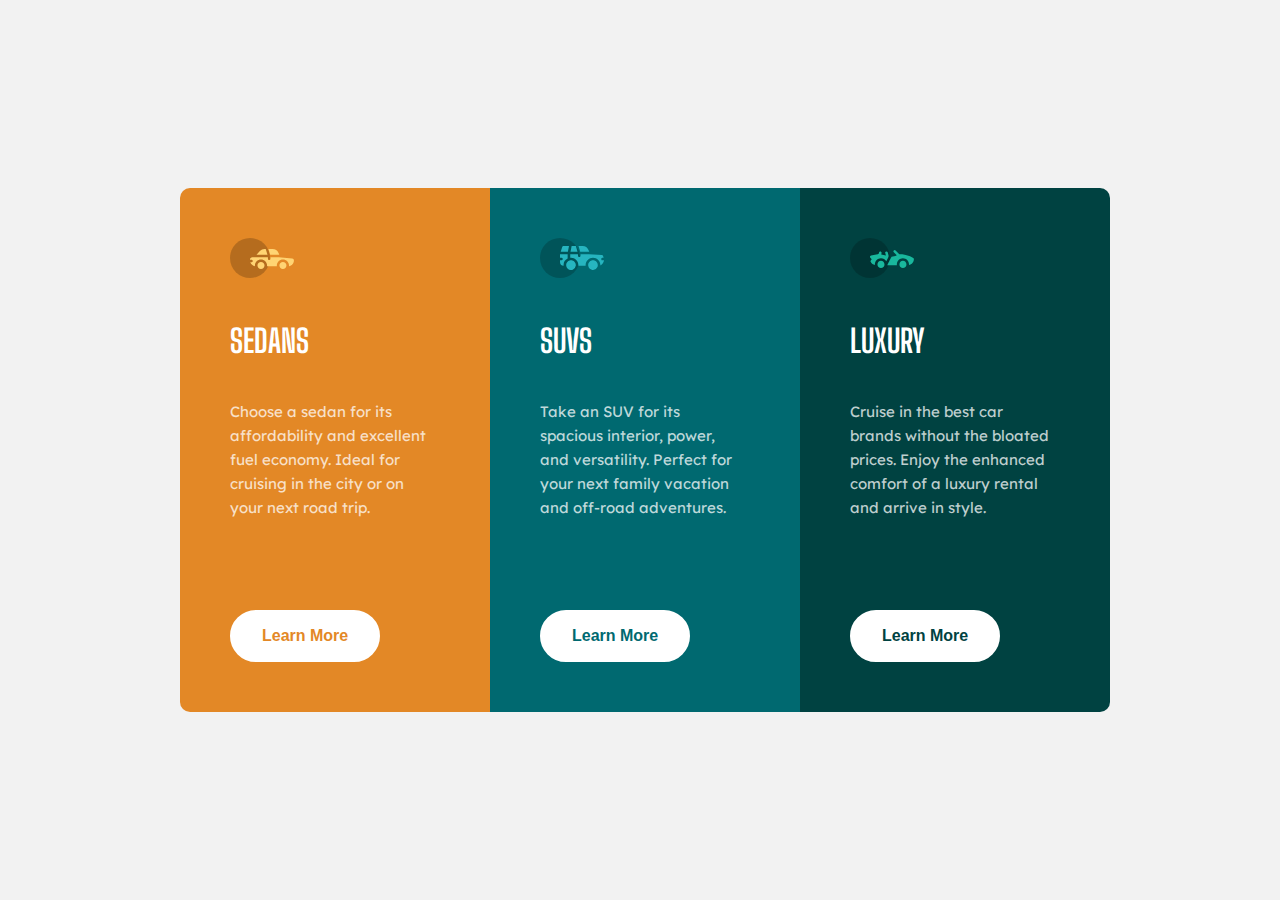
<file: 3-column-preview-card-component-main/index.html>
<!DOCTYPE html>
<html lang="en">
<head>
  <meta charset="UTF-8">
  <meta name="viewport" content="width=device-width, initial-scale=1.0"> 
  <link rel="icon" type="image/png" sizes="32x32" href="./images/favicon-32x32.png">
  <link rel="stylesheet" href="./css/style.css">
  <title>Frontend Mentor | 3-column preview card component</title>

</head>
<body>
  <div class="grid-container">
    <div class="box-item orange">
      <img src="images/icon-sedans.svg" alt="Icon Sedans">
      <h1>Sedans</h1>
      <p>Choose a sedan for its affordability and excellent fuel economy. Ideal for cruising in the city 
        or on your next road trip.</p>
        <button class="btn">Learn More</button>
    </div>
    <div class="box-item blue">
      <img src="images/icon-suvs.svg" alt="Icon Suvs">
      <h1>SUVs</h1>
      <p>Take an SUV for its spacious interior, power, and versatility. Perfect for your next family vacation 
        and off-road adventures.</p>
      <button class="btn">Learn More</button>
    </div>
    <div class="box-item green">
      <img src="images/icon-luxury.svg" alt="Icon Luxury">
      <h1>Luxury</h1>
      <p>Cruise in the best car brands without the bloated prices. Enjoy the enhanced comfort of a luxury 
        rental and arrive in style.</p>
        <button class="btn">Learn More</button>
    </div>
  </div>
</body>
</html>
</file>
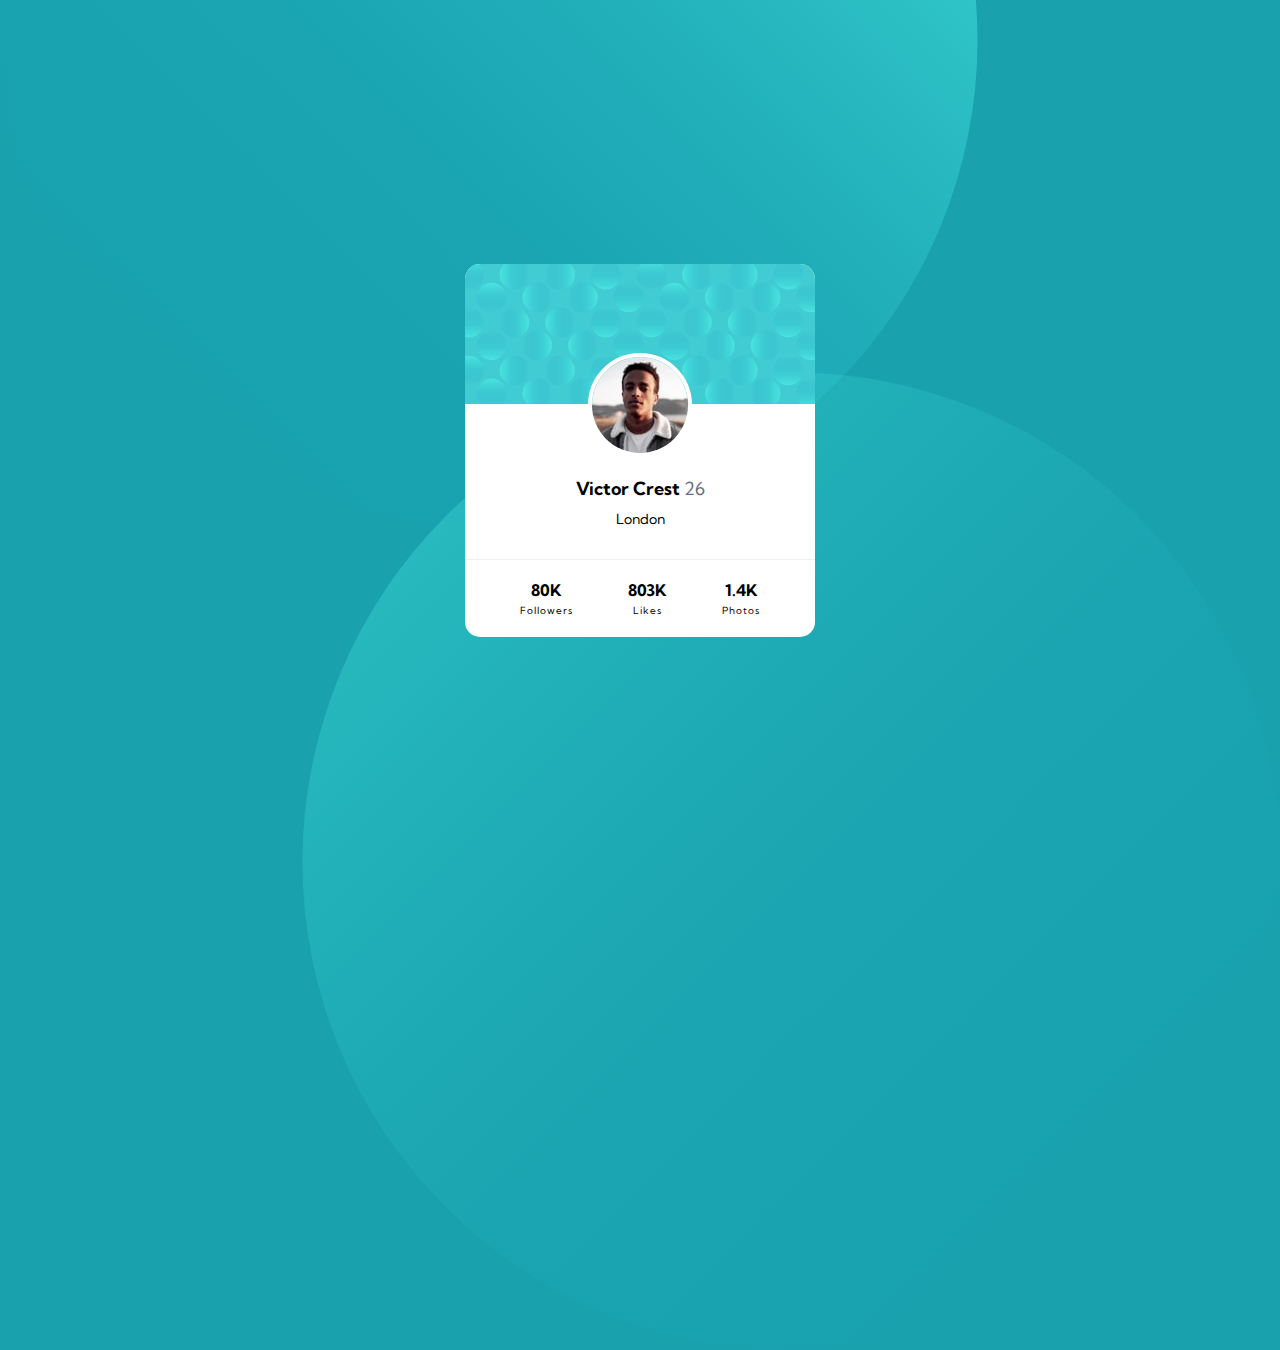
<file: profile-card-component-main/index.html>
<!DOCTYPE html>
<html lang="en">
<head>
  <meta charset="UTF-8">
  <meta name="viewport" content="width=device-width, initial-scale=1.0"> 
  <link rel="icon" type="image/png" sizes="32x32" href="./images/favicon-32x32.png">
  <title>Frontend Mentor | Profile card component</title>
  <link rel="stylesheet" href="css/style.css">
</head>
<body> 
  <img src="images/bg-pattern-top.svg" alt="Bg Top" class="bg top">
  <img src="images/bg-pattern-bottom.svg" alt="Bg Bottom" class="bg bottom">
  <div class="card">
    <img src="images/image-victor.jpg" alt="Avatar Profile">
    <h2 class="name">Victor Crest <span class="age">26</span></h2>
    <h3 class="city">London</h3>
    <ul class="social_list">
      <li class="social_item">
        <span class="number">80K</span>
        <span class="label">Followers</span>
      </li>
      <li class="social_item">
        <span class="number">803K</span>
        <span class="label">Likes</span>
      </li>
      <li class="social_item">
        <span class="number">1.4K</span>
        <span class="label">Photos</span>
      </li>
    </ul>
  </div>
</body>
</html>
</file>
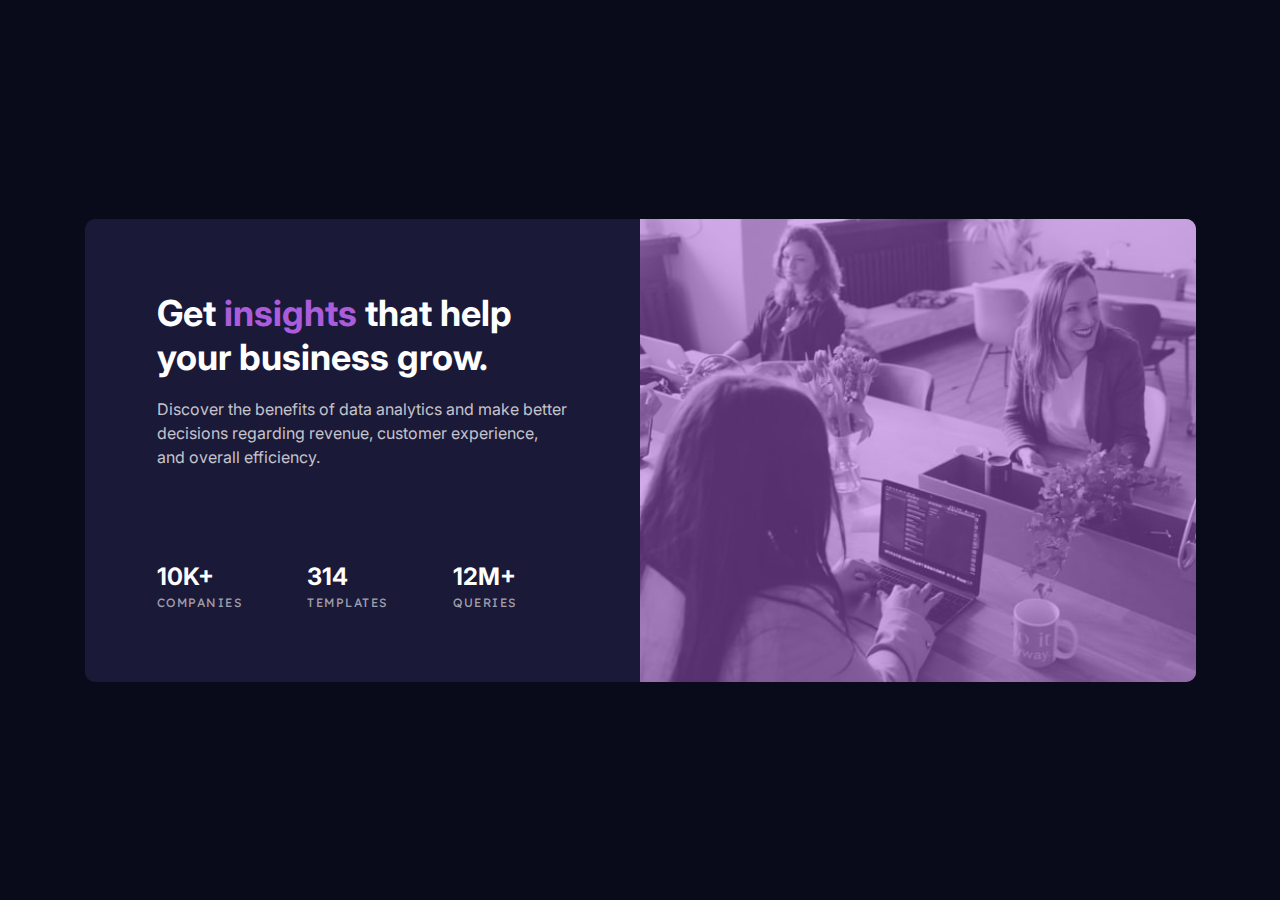
<file: stats-preview-card-component-main/index.html>
<!DOCTYPE html>
<html lang="en">
<head>
  <meta charset="UTF-8">
  <meta name="viewport" content="width=device-width, initial-scale=1.0"> 
  <link rel="icon" type="image/png" sizes="32x32" href="./images/favicon-32x32.png">
  <link rel="stylesheet" href="css/style.css">
  <title>Frontend Mentor | Stats preview card component</title>
</head>
<body>
  <div class="container">
    <div class="card">
      <div class="content">
        <h1>Get<span> insights</span> that help your business grow.</h1>
        <p>Discover the benefits of data analytics and make better decisions regarding revenue, customer 
          experience, and overall efficiency.</p>
          <ul>
            <li>
              <span class="number">10k+</span>
              <span class="element">companies</span>
            </li>
            <li>
              <span class="number">314</span>
              <span class="element">templates</span>
            </li>
            <li>
              <span class="number">12m+</span>
              <span class="element">queries</span>
            </li>
          </ul>
      </div>
      <div class="background"></div>
    </div>
  </div>
</body>
</html>
</file>
<file: 3-column-preview-card-component-main/css/style.css>
@import url('https://fonts.googleapis.com/css2?family=Lexend+Deca&display=swap');
@import url('https://fonts.googleapis.com/css2?family=Big+Shoulders+Display:wght@700&display=swap');

:root {
    --Bright-orange: hsl(31, 77%, 52%);
    --Dark-cyan: hsl(184, 100%, 22%);
    --Very-dark-cyan: hsl(179, 100%, 13%);
    --Transparent-white: hsla(0, 0%, 100%, 0.75);
    --Very-light-gray: hsl(0, 0%, 95%);
}

*{
    padding: 0;
    margin: 0;
    box-sizing: border-box;
}


body {
    font-size: 15px;
    font-family: "Lexend Deca", Arial, Helvetica, sans-serif;
    background-color: var(--Very-light-gray);
    width: 100vw;
    height: 100vh;
    display: flex;
    justify-content: center;
    align-items: center;
}

.grid-container {
    display: grid;
    max-width: 920px;
    grid-template-columns: repeat(3, minmax(310px, 1fr));
    margin: 0 auto;
}

.box-item {
    position: relative;
    padding: 50px;  
    max-width: 310px;
}

.orange {
    background: var(--Bright-orange);
    border-top-left-radius: 10px;
    border-bottom-left-radius: 10px;
}

.orange .btn {
    color: var(--Bright-orange);
}

.blue {
    background: var(--Dark-cyan);
}

.blue .btn {
    color: var(--Dark-cyan);
}

.green {
    background: var(--Very-dark-cyan);
    border-top-right-radius: 10px;
    border-bottom-right-radius: 10px;
}

.green .btn {
    color: var(--Very-dark-cyan);
}

.box-item h1 {
    padding: 40px 0;
    text-transform: uppercase;
    font-family: "Big Shoulders Display" ,Arial, Helvetica, sans-serif;
    color: #fff;
    font-size: 32px;
}

.box-item p {
    max-width: 200px;
    line-height: 1.5rem;
    color: var(--Transparent-white);
}

.box-item .btn {
    margin-top: 90px;
    padding: 15px 30px;
    background: #fff;
    border-radius: 40px;
    border: 2px solid #fff;
    font-size: 16px;
    font-weight: bold;
    justify-self: center;
    align-items: center;
    transition: all .2s ease-in-out;
    cursor: pointer;
}

.box-item .btn:hover {
    background: transparent;
    color: #fff;
}

@media screen and (max-width: 768px){

    body{
        padding: 50px 10px;
    }

    .grid-container {
        max-height: 100%;
        grid-template-columns: 100%;
    }

    .orange {
        background: var(--Bright-orange);
        border-top-right-radius: 10px;
        border-top-left-radius: 10px;
        border-bottom-left-radius: 0;
    }

    .green {
        background: var(--Very-dark-cyan);
        border-top-right-radius: 0;
        border-bottom-right-radius: 10px;
        border-bottom-left-radius: 10px;
    }
}
</file>
<file: profile-card-component-main/css/style.css>
@import url('https://fonts.googleapis.com/css2?family=Kumbh+Sans:wght@400;700&display=swap');

:root {
    --Dark-cyan: hsl(185, 75%, 39%);
    --Very-dark-desaturated-blue: hsl(229, 23%, 23%);
    --Dark-grayish-blue: hsl(227, 10%, 46%);
}

* {
    margin: 0;
    padding: 0;
    box-sizing: border-box;
    list-style: none;
}

body {
    width: 100%;
    height: 100vh;
    font-family: "Kumbh Sans", Arial, Helvetica, sans-serif;
    display: flex;
    justify-content: center;
    align-items: center;
    background: var(--Dark-cyan);
    padding: 0 20px;
    overflow: hidden;
    position: relative;
}

.card {
    width: 350px;
    max-width: 350px;
    height: 373px;
    max-height: 373px;
    display: flex;
    flex-direction: column;
    justify-content: center;
    align-items: center;
    background: #fff;
    border-radius: 15px;
    position: relative;
    z-index: 1;
}

.card::after {
    content: "";
    width: 100%;
    height: 100%;
    position: absolute;
    background: url("../images/bg-pattern-card.svg") no-repeat top;
    z-index: -1;
    border-top-left-radius: 15px;
    border-top-right-radius: 15px;
}

.card img {
    border-radius: 50%;
    border: 4px solid #fff;
}

.card h2 {
    padding: 20px 0px 10px 0px;
    font-size: 1.125rem;
}

.card .age {
    font-weight: 400;
    color: var(--Dark-grayish-blue);
}

.card .city {
    font-weight: 400;
    font-size: 14px;
    padding-bottom: 20px;
}

.card .social_list {
    position: absolute;
    bottom: 0;
    display: inline-flex;
    width: 100%;
    justify-content: space-evenly;
    align-items: center;
    border-top: 1px solid #F0F0F0;
}

.card .social_list .social_item{
    display: flex;
    flex-direction: column;
    align-items: center;
    justify-content: center;
    margin: 20px 0;
}

.card .social_list .social_item .number {
    font-weight: 700;
}

.card .social_list .social_item .label {
    font-size: 10px;
    letter-spacing: 1px;
    padding-top: 4px;
}

.bg {
    position: absolute;
    z-index: -99;
}

.top {
    top: -50%;
    left: 0;
}

.bottom {
    bottom: -50%;
    right: 0;
}
</file>
<file: stats-preview-card-component-main/css/style.css>
@import url('https://fonts.googleapis.com/css2?family=Inter:wght@400;700&display=swap');
@import url('https://fonts.googleapis.com/css2?family=Lexend+Deca&display=swap');

:root {
    --Very-dark-blue: hsl(233, 47%, 7%);
    --Dark-desaturated-blue: hsl(244, 38%, 16%);
    --Soft-violet: hsl(277, 64%, 61%);
    --White: hsl(0, 0%, 100%);
    --Slightly-transparent-white: hsla(0, 0%, 100%, 0.75);
    --Slightly-transparent-white2: hsla(0, 0%, 100%, 0.6);
}

*{
    padding: 0;
    margin: 0;
    box-sizing: border-box;
    list-style: none;
}

body {
    font-family: "Inter", Arial, Helvetica, sans-serif;
    width: 100vw;
    height: 100vh;
}

.container {
    width: 100%;
    height: 100%;
    background: var(--Very-dark-blue);
    display: flex;
    justify-content: center;
    align-items: center;
    padding: 1.125rem;
    overflow: hidden;
}

.card {
    max-width: 1111px;
    display: grid;
    grid-template-columns: 1fr 1fr;
    grid-template-areas: "content img";
    background: var(--Dark-desaturated-blue);
    border-radius: 10px;
}

.content {
    grid-area: content;
    display: flex;
    flex-direction: column;
    padding: 72px;
    color: #fff;
    max-width: 100%;
}

.content h1 {
    font-size: 2.25rem;
}

.content h1 span {
    color: var(--Soft-violet);
}

.content p {
    line-height: 1.5rem;
    font-weight: 400;
    color: var(--Slightly-transparent-white);
    padding: 18px 0;
}

.content ul {
    display: flex;
    flex-wrap: wrap;
    justify-content: space-between;
    padding-top: 72px;
    max-width: 360px;
}

.content ul li {
    display: grid;
    grid-template-rows: repeat(autofit, 1fr);
}

.content ul li .number {
    font-size: 1.5rem;
    font-weight: 700;
    line-height: 2.25rem;
    text-transform: uppercase;
}

.content ul li .element {
    font-weight: 400;
    text-transform: uppercase;
    font-size: 12px;
    letter-spacing: 1.5px;
    font-family: "Lexend Deca", Arial, Helvetica, sans-serif;
    color: var(--Slightly-transparent-white2);
}

.card .background {
    grid-area: img;
    background: url("../images/image-header-desktop.jpg") no-repeat;
    background-position: center;
    background-size: cover;
    max-width: 100%;
    border-top-right-radius: 10px;
    border-bottom-right-radius: 10px;
    z-index: 1;
}

.card .background::after {
    content: "";
    display: block;
    max-width: 100%;
    max-height: 100%;
    width: 100%;
    height: 100%;
    background: var(--Soft-violet);
    border-top-right-radius: 10px;
    border-bottom-right-radius: 10px;
    opacity: 0.5;
    z-index: -2;
}

@media screen and (max-width: 768px) {
    .card {
        max-height: 100%;
        display: grid;
        grid-template-columns: 100%;
        grid-template-rows: 1fr 1fr;
        grid-template-areas: 
        "img"
        "content"
        ;
        text-align: center;
        justify-content: center;
    }
    
    .card .background {
        background-image: url("../images/image-header-mobile.jpg");
        border-top-right-radius: 0;
        border-bottom-right-radius: 0;
        border-top-left-radius: 10px;
        border-top-right-radius: 10px;
    }

    .card .background::after {
        border-top-right-radius: 0;
        border-bottom-right-radius: 0;
        border-top-left-radius: 10px;
        border-top-right-radius: 10px;
    }

    .content h1 {
        font-size: 1.5rem;
    }
    
    .content p {
        font-size: 0.825rem;
    }

    .content ul {
        width: 100%;
        margin: 0 auto;
    }
}

@media screen and (max-width: 425px) {
    .container {
        padding: 72px 14px;
    }
    
    .content {
        padding: 2.25rem 1.75rem;
    }

    .content ul {
        flex-direction: column;
        padding: 0;
    }

    .content ul li + li {
        padding-top: 1.125rem;
    }
}
</file>
